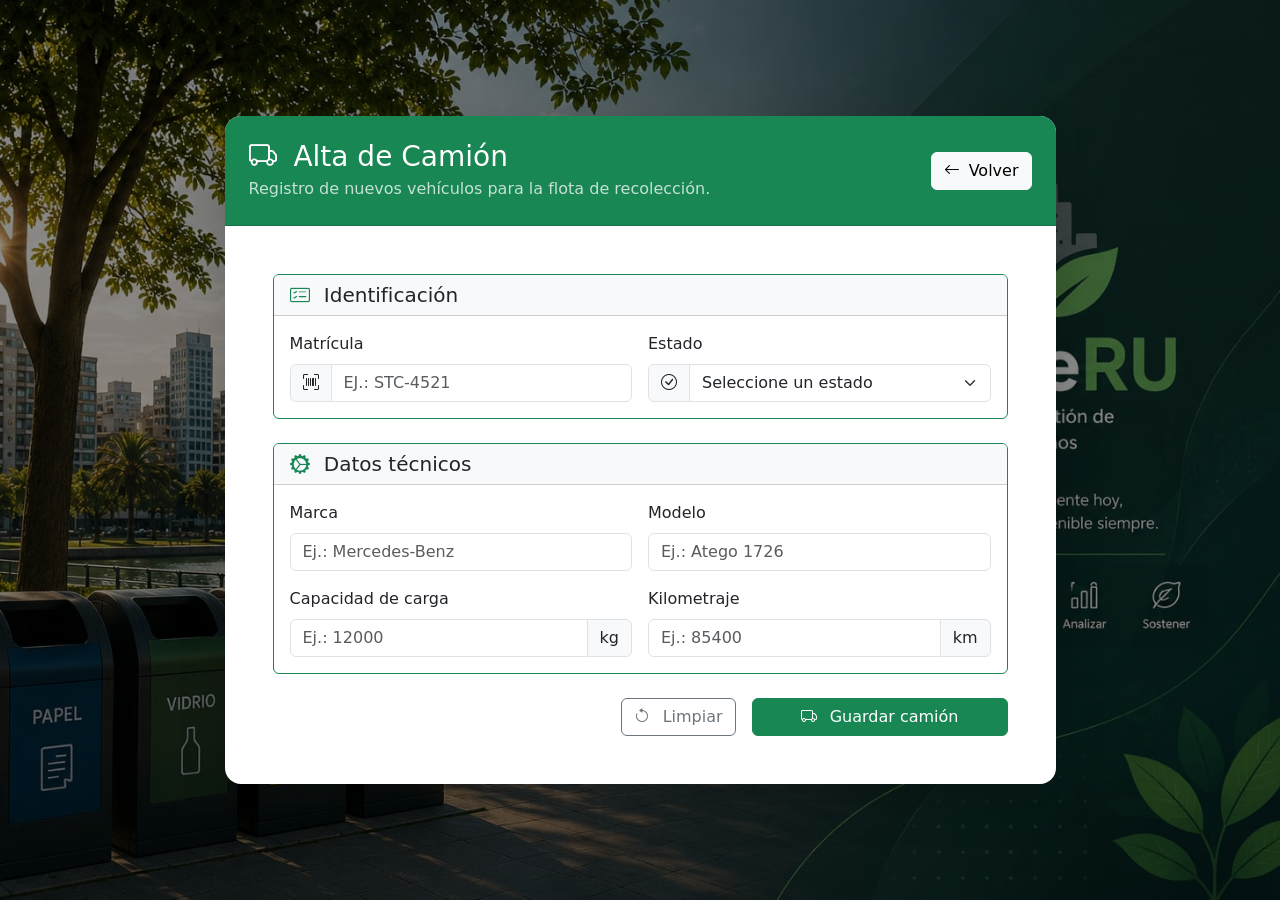
<file: frontend/altaCamiones.html>
<!doctype html>
<html lang="es">
<head>
    <meta charset="UTF-8">
    <meta name="viewport" content="width=device-width, initial-scale=1.0">
    <title>Alta de Camión - SiGeRU</title>
    <link href="https://cdn.jsdelivr.net/npm/bootstrap@5.3.8/dist/css/bootstrap.min.css" rel="stylesheet">
    <link rel="stylesheet" href="https://cdn.jsdelivr.net/npm/bootstrap-icons@1.11.3/font/bootstrap-icons.min.css">
    <link rel="stylesheet" href="css/stylesLogin.css">

</head>

<body class="login-body">
    <main class="container py-5">
        <div class="row justify-content-center">
            <div class="col-12 col-lg-10 col-xl-9">
                <div class="card shadow-lg border-0 rounded-4 overflow-hidden">

                    <!-- Encabezado -->
                    <div class="card-header bg-success text-white p-4">
                        <div class="d-flex justify-content-between align-items-center gap-3">
                            <div>
                                <h1 class="h3 mb-1">
                                    <i class="bi bi-truck me-2"></i>
                                    Alta de Camión
                                </h1>
                                <p class="mb-0 opacity-75">
                                    Registro de nuevos vehículos para la flota de
                                    recolección.
                                </p>
                            </div>

                            <a href="dashboard.html" class="btn btn-light flex-shrink-0">
                                <i class="bi bi-arrow-left me-1"></i>
                                Volver
                            </a>
                        </div>
                    </div>

                    <!-- Contenido -->
                    <div class="card-body p-4 p-md-5">
                        <form id="altaCamionForm" novalidate>

                            <!-- Identificación -->
                            <div class="card border-success mb-4">
                                <div class="card-header bg-light">
                                    <h2 class="h5 mb-0">
                                        <i class="bi bi-card-checklist text-success me-2"></i>
                                        Identificación
                                    </h2>
                                </div>

                                <div class="card-body">
                                    <div class="row g-3">

                                        <!-- Matrícula -->
                                        <div class="col-md-6">
                                            <label for="matricula" class="form-label">
                                                Matrícula
                                            </label>
                                            <div class="input-group has-validation">
                                                <span class="input-group-text">
                                                    <i class="bi bi-upc-scan"></i>
                                                </span>
                                                <input type="text" class="form-control text-uppercase" id="matricula"
                                                    name="matricula" placeholder="Ej.: STC-4521" minlength="5"
                                                    maxlength="10" autocomplete="off" required>
                                                <div class="invalid-feedback">
                                                    Ingrese una matrícula válida.
                                                </div>
                                            </div>
                                        </div>

                                        <!-- Estado -->
                                        <div class="col-md-6">
                                            <label for="estado" class="form-label">
                                                Estado
                                            </label>

                                            <div class="input-group has-validation">
                                                <span class="input-group-text">
                                                    <i class="bi bi-check-circle"></i>
                                                </span>

                                                <select class="form-select" id="estado" name="estado" required>
                                                    <option value="" selected disabled>
                                                        Seleccione un estado
                                                    </option>

                                                    <option value="Disponible">
                                                        Disponible
                                                    </option>

                                                    <option value="En ruta">
                                                        En ruta
                                                    </option>

                                                    <option value="En mantenimiento">
                                                        En mantenimiento
                                                    </option>

                                                    <option value="Inactivo">
                                                        Inactivo
                                                    </option>
                                                </select>

                                                <div class="invalid-feedback">
                                                    Seleccione el estado del camión.
                                                </div>
                                            </div>
                                        </div>
                                    </div>
                                </div>
                            </div>

                            <!-- Datos técnicos -->
                            <div class="card border-success mb-4">
                                <div class="card-header bg-light">
                                    <h2 class="h5 mb-0">
                                        <i class="bi bi-gear-wide-connected text-success me-2"></i>
                                        Datos técnicos
                                    </h2>

                                </div>
                                <div class="card-body">
                                    <div class="row g-3">

                                        <!-- Marca -->
                                        <div class="col-md-6">
                                            <label for="marca" class="form-label">
                                                Marca
                                            </label>

                                            <input type="text" class="form-control" id="marca" name="marca"
                                                placeholder="Ej.: Mercedes-Benz" minlength="2" maxlength="50"
                                                autocomplete="off" required>
                                            <div class="invalid-feedback">
                                                Ingrese la marca del camión.
                                            </div>
                                        </div>

                                        <!-- Modelo -->
                                        <div class="col-md-6">
                                            <label for="modelo" class="form-label">
                                                Modelo
                                            </label>

                                            <input type="text" class="form-control" id="modelo" name="modelo"
                                                placeholder="Ej.: Atego 1726" maxlength="50" autocomplete="off"
                                                required>
                                            <div class="invalid-feedback">
                                                Ingrese el modelo del camión.
                                            </div>
                                        </div>

                                        <!-- Capacidad de carga -->
                                        <div class="col-md-6">
                                            <label for="capacidadCarga" class="form-label">
                                                Capacidad de carga
                                            </label>

                                            <div class="input-group has-validation">
                                                <input type="number" class="form-control" id="capacidadCarga"
                                                    name="capacidadCarga" placeholder="Ej.: 12000" min="1" step="1"
                                                    required>
                                                <span class="input-group-text">
                                                    kg
                                                </span>

                                                <div class="invalid-feedback">
                                                    Ingrese una capacidad mayor que cero.
                                                </div>
                                            </div>
                                        </div>

                                        <!-- Kilometraje -->
                                        <div class="col-md-6">
                                            <label for="kilometraje" class="form-label">
                                                Kilometraje
                                            </label>

                                            <div class="input-group has-validation">
                                                <input type="number" class="form-control" id="kilometraje"
                                                    name="kilometraje" placeholder="Ej.: 85400" min="0" step="1"
                                                    required>
                                                <span class="input-group-text">
                                                    km
                                                </span>

                                                <div class="invalid-feedback">
                                                    Ingrese un kilometraje válido.
                                                </div>
                                            </div>
                                        </div>
                                    </div>
                                </div>
                            </div>

                            <!-- Mensaje de respuesta -->
                            <div id="mensajeCamion" class="alert d-none" role="alert">
                            </div>

                            <!-- Botones -->
                            <div class="d-flex justify-content-end flex-wrap gap-3">
                                <button type="reset" class="btn btn-outline-secondary" id="btnLimpiarCamion">
                                    <i class="bi bi-arrow-counterclockwise me-2"></i>
                                    Limpiar
                                </button>

                                <button type="submit" class="btn btn-success px-5" id="btnGuardarCamion">
                                    <i class="bi bi-truck me-2"></i>
                                    Guardar camión
                                </button>
                            </div>
                        </form>
                    </div>
                </div>
            </div>
        </div>
    </main>

    <script src="https://cdn.jsdelivr.net/npm/bootstrap@5.3.8/dist/js/bootstrap.bundle.min.js"></script>
    <script src="js/altaCamiones.js?v=1"></script>

</body>

</html>
</file>
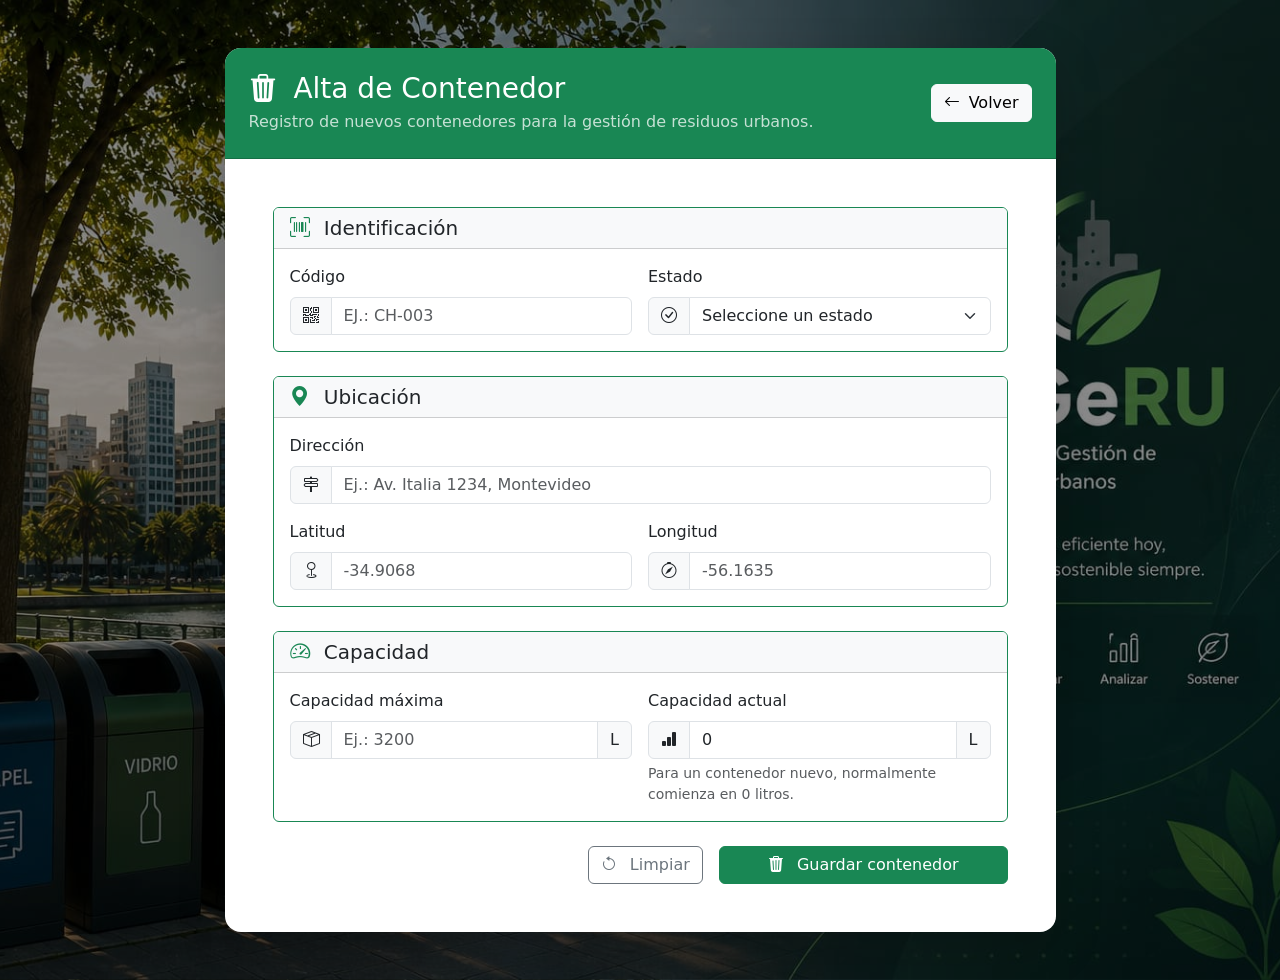
<file: frontend/altaContenedor.html>
<!DOCTYPE html>
<html lang="es">

<head>

    <meta charset="UTF-8">
    <meta name="viewport" content="width=device-width, initial-scale=1.0">
    <title>Alta de Contenedor - SiGeRU</title>
    <link href="https://cdn.jsdelivr.net/npm/bootstrap@5.3.8/dist/css/bootstrap.min.css" rel="stylesheet">
    <link rel="stylesheet" href="https://cdn.jsdelivr.net/npm/bootstrap-icons@1.11.3/font/bootstrap-icons.min.css">
    <link rel="stylesheet" href="css/stylesLogin.css">

</head>

<body class="login-body">
    <main class="container py-5">
        <div class="row justify-content-center">
            <div class="col-12 col-lg-10 col-xl-9">
                <div class="card shadow-lg border-0 rounded-4 overflow-hidden">

                    <!-- Encabezado -->
                    <div class="card-header bg-success text-white p-4">
                        <div class="d-flex justify-content-between align-items-center gap-3">

                            <div>
                                <h1 class="h3 mb-1">
                                    <i class="bi bi-trash3-fill me-2"></i>
                                    Alta de Contenedor
                                </h1>

                                <p class="mb-0 opacity-75">
                                    Registro de nuevos contenedores para la
                                    gestión de residuos urbanos.
                                </p>
                            </div>

                            <a href="dashboard.html" class="btn btn-light flex-shrink-0">
                                <i class="bi bi-arrow-left me-1"></i>
                                Volver
                            </a>
                        </div>
                    </div>

                    <!-- Contenido -->
                    <div class="card-body p-4 p-md-5">
                        <form id="formAltaContenedor" novalidate>

                            <!-- Identificación -->
                            <div class="card border-success mb-4">
                                <div class="card-header bg-light">
                                    <h2 class="h5 mb-0">
                                        <i class="bi bi-upc-scan text-success me-2"></i>
                                        Identificación
                                    </h2>
                                </div>

                                <div class="card-body">
                                    <div class="row g-3">

                                        <!-- Código -->
                                        <div class="col-md-6">
                                            <label for="codigo" class="form-label">
                                                Código
                                            </label>

                                            <div class="input-group has-validation">
                                                <span class="input-group-text">
                                                    <i class="bi bi-qr-code"></i>
                                                </span>

                                                <input type="text" id="codigo" name="codigo"
                                                    class="form-control text-uppercase" placeholder="Ej.: CH-003"
                                                    maxlength="20" autocomplete="off" required>
                                                <div class="invalid-feedback">
                                                    Ingrese el código del contenedor.
                                                </div>
                                            </div>
                                        </div>

                                        <!-- Estado -->
                                        <div class="col-md-6">
                                            <label for="estado" class="form-label">
                                                Estado
                                            </label>

                                            <div class="input-group has-validation">
                                                <span class="input-group-text">
                                                    <i class="bi bi-check-circle"></i>
                                                </span>

                                                <select id="estado" name="estado" class="form-select" required>
                                                    <option value="" selected disabled>
                                                        Seleccione un estado
                                                    </option>

                                                    <option value="Activo">
                                                        Activo
                                                    </option>
                                                    <option value="Inactivo">
                                                        Inactivo
                                                    </option>

                                                    <option value="En mantenimiento">
                                                        En mantenimiento
                                                    </option>
                                                </select>

                                                <div class="invalid-feedback">
                                                    Seleccione el estado del contenedor.
                                                </div>
                                            </div>
                                        </div>
                                    </div>
                                </div>
                            </div>

                            <!-- Ubicación -->
                            <div class="card border-success mb-4">
                                <div class="card-header bg-light">
                                    <h2 class="h5 mb-0">
                                        <i class="bi bi-geo-alt-fill text-success me-2"></i>
                                        Ubicación
                                    </h2>
                                </div>

                                <div class="card-body">
                                    <div class="row g-3">

                                        <!-- Dirección -->
                                        <div class="col-12">
                                            <label for="direccion" class="form-label">
                                                Dirección
                                            </label>

                                            <div class="input-group has-validation">
                                                <span class="input-group-text">
                                                    <i class="bi bi-signpost-2"></i>
                                                </span>
                                                <input type="text" id="direccion" name="direccion" class="form-control"
                                                    placeholder="Ej.: Av. Italia 1234, Montevideo" maxlength="150"
                                                    autocomplete="off" required>
                                                <div class="invalid-feedback">
                                                    Ingrese la ubicación del contenedor.
                                                </div>
                                            </div>
                                        </div>

                                        <!-- Latitud -->
                                        <div class="col-md-6">
                                            <label for="latitud" class="form-label">
                                                Latitud
                                            </label>

                                            <div class="input-group has-validation">
                                                <span class="input-group-text">
                                                    <i class="bi bi-geo"></i>
                                                </span>
                                                <input type="number" id="latitud" name="latitud" class="form-control"
                                                    placeholder="-34.9068" min="-90" max="90" step="any" required>
                                                <div class="invalid-feedback">
                                                    Ingrese una latitud entre -90 y 90.
                                                </div>
                                            </div>
                                        </div>

                                        <!-- Longitud -->
                                        <div class="col-md-6">
                                            <label for="longitud" class="form-label">
                                                Longitud
                                            </label>
                                            <div class="input-group has-validation">
                                                <span class="input-group-text">
                                                    <i class="bi bi-compass"></i>
                                                </span>

                                                <input type="number" id="longitud" name="longitud" class="form-control"
                                                    placeholder="-56.1635" min="-180" max="180" step="any" required>
                                                <div class="invalid-feedback">
                                                    Ingrese una longitud entre -180 y 180.
                                                </div>
                                            </div>
                                        </div>
                                    </div>
                                </div>
                            </div>

                            <!-- Capacidad -->
                            <div class="card border-success mb-4">
                                <div class="card-header bg-light">
                                    <h2 class="h5 mb-0">
                                        <i class="bi bi-speedometer2 text-success me-2"></i>
                                        Capacidad
                                    </h2>
                                </div>

                                <div class="card-body">

                                    <div class="row g-3">

                                        <!-- Capacidad máxima -->
                                        <div class="col-md-6">
                                            <label for="capacidadMaxima" class="form-label">
                                                Capacidad máxima
                                            </label>
                                            <div class="input-group has-validation">
                                                <span class="input-group-text">
                                                    <i class="bi bi-box-seam"></i>
                                                </span>
                                                <input type="number" id="capacidadMaxima" name="capacidadMaxima"
                                                    class="form-control" placeholder="Ej.: 3200" min="1" step="1"
                                                    required>
                                                <span class="input-group-text">
                                                    L
                                                </span>

                                                <div class="invalid-feedback">
                                                    Ingrese una capacidad mayor que cero.
                                                </div>
                                            </div>
                                        </div>

                                        <!-- Capacidad actual -->
                                        <div class="col-md-6">
                                            <label for="capacidadActual" class="form-label">
                                                Capacidad actual
                                            </label>

                                            <div class="input-group has-validation">
                                                <span class="input-group-text">
                                                    <i class="bi bi-bar-chart-fill"></i>
                                                </span>
                                                <input type="number" id="capacidadActual" name="capacidadActual"
                                                    class="form-control" value="0" min="0" step="1" readonly>

                                                <span class="input-group-text">
                                                    L
                                                </span>
                                                <div class="invalid-feedback">
                                                    Ingrese una capacidad actual válida.
                                                </div>
                                            </div>

                                            <div class="form-text">
                                                Para un contenedor nuevo, normalmente
                                                comienza en 0 litros.
                                            </div>
                                        </div>
                                    </div>
                                </div>
                            </div>

                            <!-- Mensaje de respuesta -->
                            <div id="mensajeContenedor" class="alert d-none" role="alert">
                            </div>

                            <!-- Botones -->
                            <div class="d-flex justify-content-end flex-wrap gap-3">
                                <button type="reset" id="btnLimpiarContenedor" class="btn btn-outline-secondary">
                                    <i class="bi bi-arrow-counterclockwise me-2"></i>
                                    Limpiar
                                </button>

                                <button type="submit" id="btnGuardarContenedor" class="btn btn-success px-5">
                                    <i class="bi bi-trash3-fill me-2"></i>
                                    Guardar contenedor
                                </button>
                            </div>
                        </form>
                    </div>
                </div>
            </div>
        </div>
    </main>

    <script src="https://cdn.jsdelivr.net/npm/bootstrap@5.3.8/dist/js/bootstrap.bundle.min.js"></script>
    <script src="js/altaContenedor.js?v=1"></script>
</body>

</html>
</file>
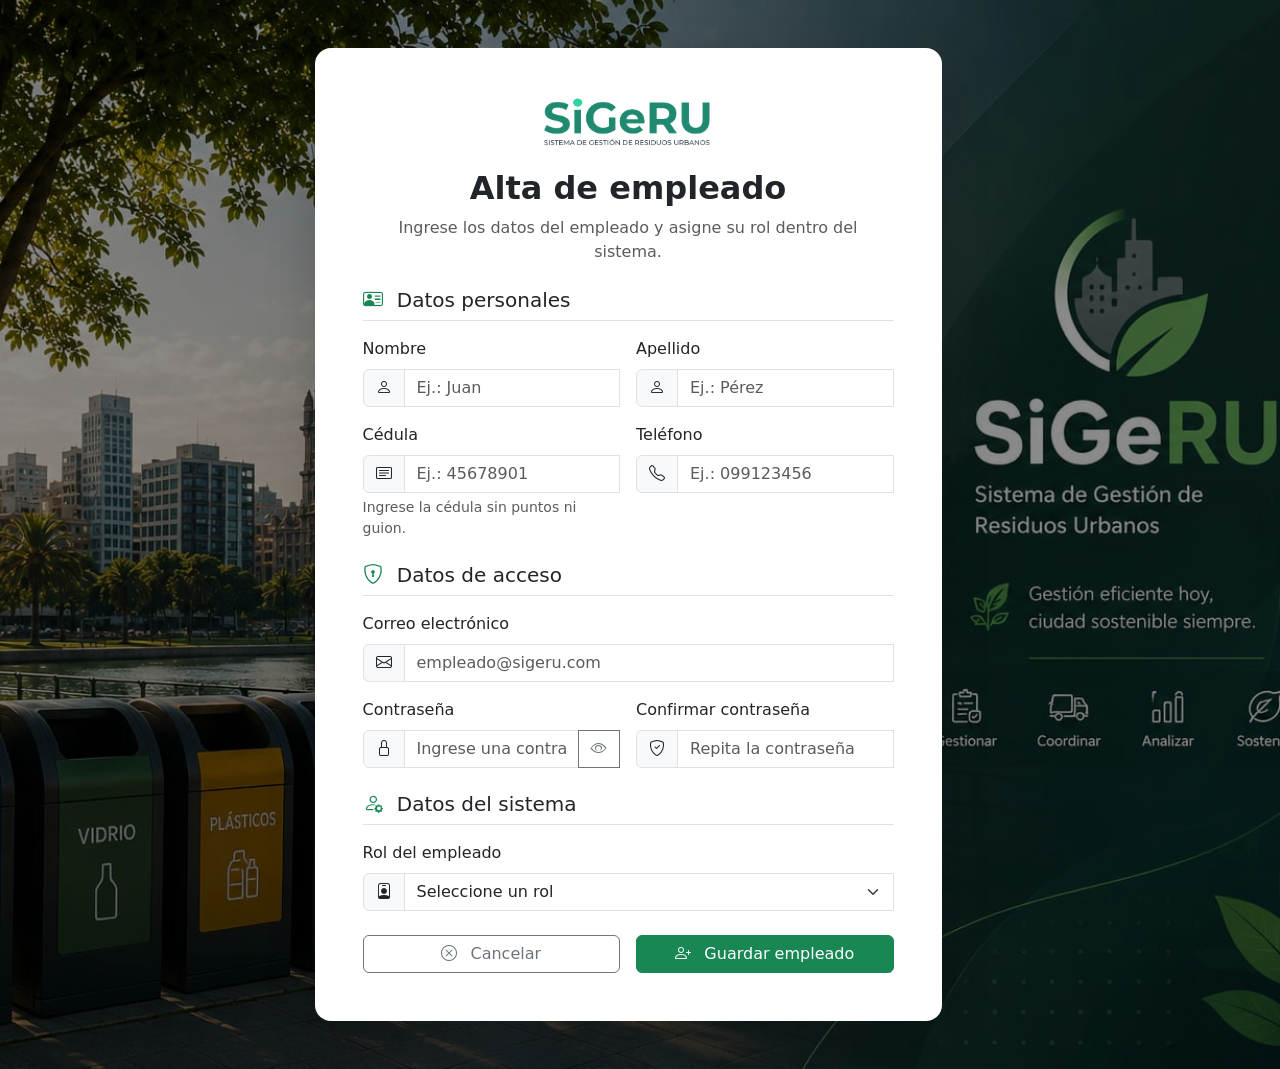
<file: frontend/altaUsuario.html>
<!doctype html>
<html lang="es">

<head>
    <meta charset="UTF-8">
    <meta name="viewport" content="width=device-width, initial-scale=1.0">
    <title>Alta de empleado - SiGeRU</title>
    <link href="https://cdn.jsdelivr.net/npm/bootstrap@5.3.8/dist/css/bootstrap.min.css" rel="stylesheet">
    <link rel="stylesheet" href="https://cdn.jsdelivr.net/npm/bootstrap-icons@1.11.3/font/bootstrap-icons.min.css">
    <link rel="stylesheet" href="css/stylesLogin.css">
</head>

<body class="login-body">
    <main class="container min-vh-100 d-flex align-items-center py-5">
        <div class="row justify-content-center w-100">
            <div class="col-12 col-md-10 col-lg-8 col-xl-7">
                <div class="card border-0 shadow-lg rounded-4">
                    <div class="card-body p-4 p-md-5">

                        <!-- Encabezado -->
                        <div class="text-center mb-4">
                            <img src="assets/images/SiGeRU.png" alt="Logo de SiGeRU" class="img-fluid mb-3"
                                style="max-width: 170px;">
                            <h1 class="h2 fw-bold mb-2">
                                Alta de empleado
                            </h1>
                            <p class="text-muted mb-0">
                                Ingrese los datos del empleado y asigne su rol dentro del sistema.
                            </p>
                        </div>

                        <!-- Formulario -->
                        <form id="registroUForm" novalidate>
                            
                            <!-- Datos personales -->
                            <h2 class="h5 border-bottom pb-2 mb-3">
                                <i class="bi bi-person-vcard me-2 text-success"></i>
                                Datos personales
                            </h2>

                            <div class="row g-3">

                                <!-- Nombre -->
                                <div class="col-md-6">

                                    <label for="nombre" class="form-label">

                                        Nombre
                                    </label>

                                    <div class="input-group">

                                        <span class="input-group-text">
                                            <i class="bi bi-person"></i>
                                        </span>

                                        <input type="text" class="form-control" id="nombre" name="nombre"
                                            placeholder="Ej.: Juan" maxlength="50" autocomplete="given-name" required>

                                        <div class="invalid-feedback">
                                            Ingrese el nombre del empleado.
                                        </div>

                                    </div>

                                </div>

                                <!-- Apellido -->
                                <div class="col-md-6">

                                    <label for="apellido" class="form-label">

                                        Apellido
                                    </label>

                                    <div class="input-group">

                                        <span class="input-group-text">
                                            <i class="bi bi-person"></i>
                                        </span>

                                        <input type="text" class="form-control" id="apellido" name="apellido"
                                            placeholder="Ej.: Pérez" maxlength="50" autocomplete="family-name" required>

                                        <div class="invalid-feedback">
                                            Ingrese el apellido del empleado.
                                        </div>

                                    </div>

                                </div>

                                <!-- Cédula -->
                                <div class="col-md-6">

                                    <label for="cedula" class="form-label">

                                        Cédula
                                    </label>

                                    <div class="input-group">

                                        <span class="input-group-text">
                                            <i class="bi bi-card-text"></i>
                                        </span>

                                        <input type="text" class="form-control" id="cedula" name="cedula"
                                            placeholder="Ej.: 45678901" inputmode="numeric" minlength="7" maxlength="8"
                                            autocomplete="off" required>

                                        <div class="invalid-feedback">
                                            Ingrese una cédula válida.
                                        </div>

                                    </div>

                                    <div class="form-text">
                                        Ingrese la cédula sin puntos ni guion.
                                    </div>

                                </div>

                                <!-- Teléfono -->
                                <div class="col-md-6">

                                    <label for="telefono" class="form-label">

                                        Teléfono
                                    </label>

                                    <div class="input-group">

                                        <span class="input-group-text">
                                            <i class="bi bi-telephone"></i>
                                        </span>

                                        <input type="tel" class="form-control" id="telefono" name="telefono"
                                            placeholder="Ej.: 099123456" inputmode="numeric" maxlength="9"
                                            autocomplete="tel" required>

                                        <div class="invalid-feedback">
                                            Ingrese el teléfono del empleado.
                                        </div>

                                    </div>

                                </div>

                            </div>

                            <!-- Datos de acceso -->
                            <h2 class="h5 border-bottom pb-2 mt-4 mb-3">
                                <i class="bi bi-shield-lock me-2 text-success"></i>
                                Datos de acceso
                            </h2>

                            <div class="row g-3">

                                <!-- Correo -->
                                <div class="col-12">

                                    <label for="correo" class="form-label">

                                        Correo electrónico
                                    </label>

                                    <div class="input-group">

                                        <span class="input-group-text">
                                            <i class="bi bi-envelope"></i>
                                        </span>

                                        <input type="email" class="form-control" id="correo" name="correo"
                                            placeholder="empleado@sigeru.com" maxlength="100" autocomplete="email"
                                            required>

                                        <div class="invalid-feedback">
                                            Ingrese un correo electrónico válido.
                                        </div>

                                    </div>

                                </div>

                                <!-- Contraseña -->
                                <div class="col-md-6">

                                    <label for="contrasena" class="form-label">

                                        Contraseña
                                    </label>

                                    <div class="input-group">

                                        <span class="input-group-text">
                                            <i class="bi bi-lock"></i>
                                        </span>

                                        <input type="password" class="form-control" id="contrasena" name="contrasena"
                                            placeholder="Ingrese una contraseña" minlength="6"
                                            autocomplete="new-password" required>

                                        <button type="button" class="btn btn-outline-secondary"
                                            id="btnMostrarContrasena" aria-label="Mostrar contraseña">

                                            <i class="bi bi-eye" id="iconoContrasena">
                                            </i>

                                        </button>

                                        <div class="invalid-feedback">
                                            La contraseña debe tener al menos 6 caracteres.
                                        </div>

                                    </div>

                                </div>

                                <!-- Confirmar contraseña -->
                                <div class="col-md-6">

                                    <label for="confirmarContrasena" class="form-label">

                                        Confirmar contraseña
                                    </label>

                                    <div class="input-group">

                                        <span class="input-group-text">
                                            <i class="bi bi-shield-check"></i>
                                        </span>

                                        <input type="password" class="form-control" id="confirmarContrasena"
                                            name="confirmarContrasena" placeholder="Repita la contraseña" minlength="6"
                                            autocomplete="new-password" required>

                                        <div class="invalid-feedback">
                                            Repita la contraseña.
                                        </div>

                                    </div>

                                </div>

                            </div>

                            <!-- Datos del sistema -->
                            <h2 class="h5 border-bottom pb-2 mt-4 mb-3">
                                <i class="bi bi-person-gear me-2 text-success"></i>
                                Datos del sistema
                            </h2>

                            <div class="row g-3">

                                <!-- Rol -->
                                <div class="col-12">

                                    <label for="idRol" class="form-label">

                                        Rol del empleado
                                    </label>

                                    <div class="input-group">

                                        <span class="input-group-text">
                                            <i class="bi bi-person-badge"></i>
                                        </span>

                                        <select class="form-select" id="idRol" name="rol" required>

                                            <option value="" selected disabled>
                                                Seleccione un rol
                                            </option>

                                            <option value="Administrador">
                                                Administrador
                                            </option>

                                            <option value="Operario">
                                                Operario
                                            </option>

                                            <option value="Cuadrilla">
                                                Cuadrilla
                                            </option>

                                        </select>

                                        <div class="invalid-feedback">
                                            Seleccione el rol del empleado.
                                        </div>

                                    </div>

                                </div>

                            </div>

                            <!-- Mensaje de respuesta -->
                            <div id="mensajeRegistro" class="alert d-none mt-4" role="alert">
                            </div>

                            <!-- Botones -->
                            <div class="row g-3 mt-2">

                                <div class="col-md-6">

                                    <a href="dashboard.html" class="btn btn-outline-secondary w-100">

                                        <i class="bi bi-x-circle me-2"></i>
                                        Cancelar

                                    </a>

                                </div>

                                <div class="col-md-6">

                                    <button type="submit" class="btn btn-success w-100" id="btnGuardarEmpleado">

                                        <i class="bi bi-person-plus me-2"></i>
                                        Guardar empleado

                                    </button>

                                </div>

                            </div>

                        </form>

                    </div>

                </div>

            </div>

        </div>

    </main>

    <script src="js/altaUsuario.js?v=2"></script>

</body>

</html>
</file>
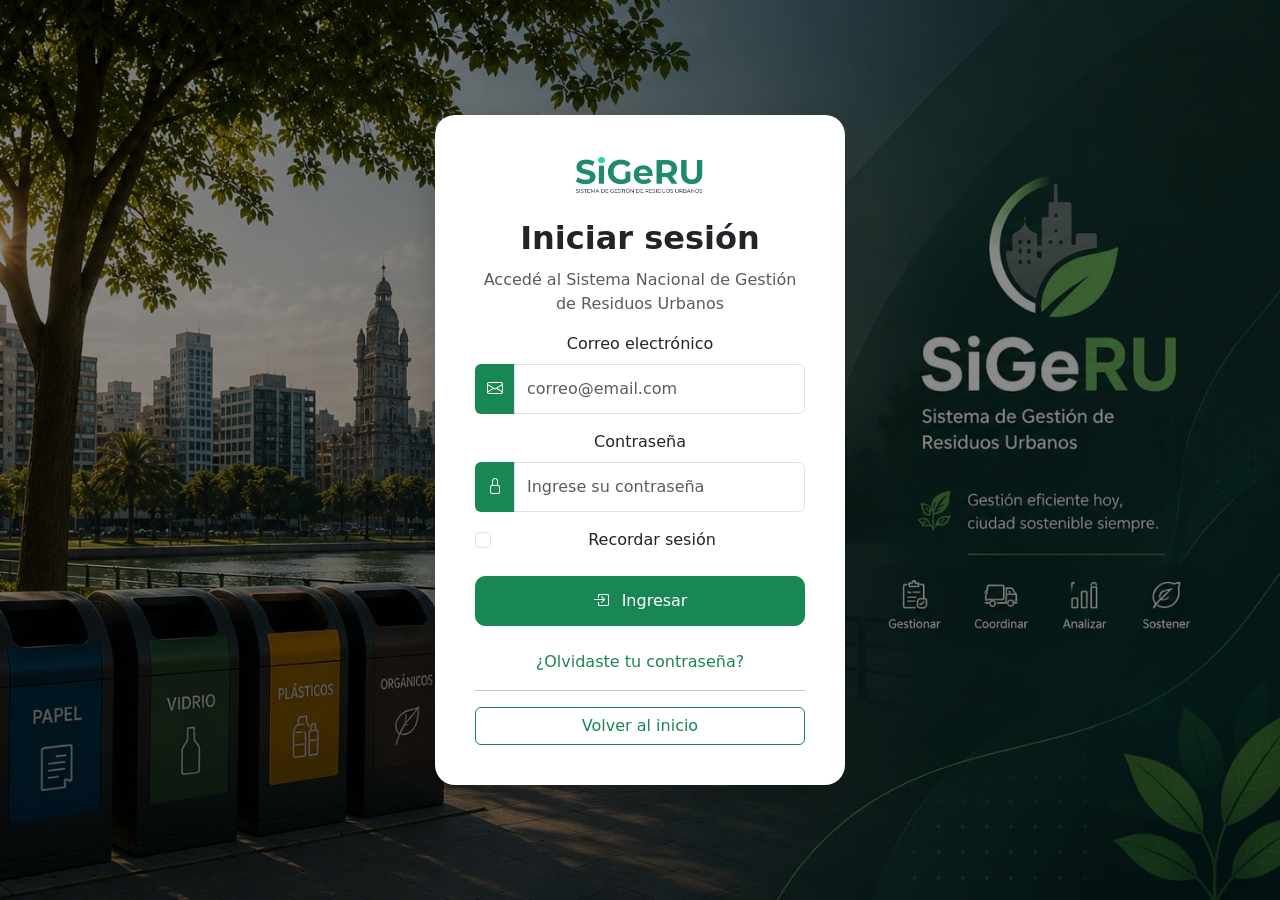
<file: frontend/dashboard.html>
<!doctype html>
<html lang="es">

<head>
    <meta charset="UTF-8">
    <meta name="viewport" content="width=device-width, initial-scale=1.0">
    <title>Panel de administración - SiGeRU</title>
    <link href="https://cdn.jsdelivr.net/npm/bootstrap@5.3.8/dist/css/bootstrap.min.css" rel="stylesheet">
    <link rel="stylesheet" href="https://cdn.jsdelivr.net/npm/bootstrap-icons@1.11.3/font/bootstrap-icons.min.css">
    <link rel="stylesheet" href="css/dashboard.css">
</head>

<body>

    <div class="d-flex min-vh-100">
        <!-- Barra lateral -->
        <aside id="sidebar" class="sidebar text-white d-flex flex-column p-4">

            <!-- Logo de la empresa -->
            <div class="text-center border-bottom border-light border-opacity-25 pb-4 mb-4">
                <img src="assets/images/SiGeRU.png" alt="Logo de SiGeRU" class="logo-dashboard mb-3">
                <h1 class="h3 fw-bold mb-1">
                    SiGeRU
                </h1>
                <p class="small text-white-50 mb-0">
                    Sistema de Gestión de Residuos Urbanos
                </p>
            </div>

            <!-- Menú -->
            <nav class="nav nav-pills flex-column gap-2">

                <!-- Inicio -->
                <a href="dashboard.html" class="nav-link menu-link active" aria-current="page">
                    <i class="bi bi-house-door me-2"></i>
                    Inicio
                </a>

                <!-- Gestión de usuarios -->
                <button class="nav-link menu-link boton-submenu text-start" type="button" data-bs-toggle="collapse"
                    data-bs-target="#submenuUsuarios" aria-expanded="false" aria-controls="submenuUsuarios">
                    <span>
                        <i class="bi bi-people me-2"></i>
                        Gestión de usuarios
                    </span>
                    <i class="bi bi-chevron-down flecha-submenu"></i>
                </button>

                <div id="submenuUsuarios" class="collapse submenu">
                    <a href="altaUsuario.html" class="nav-link submenu-link">
                        <i class="bi bi-person-plus me-2"></i>
                        Alta de usuario
                    </a>
                    <a href="listarUsuarios.html" class="nav-link submenu-link">
                        <i class="bi bi-search me-2"></i>
                        Consultar usuarios
                    </a>
                    <a href="#" class="nav-link submenu-link disabled" aria-disabled="true">
                        <i class="bi bi-pencil-square me-2"></i>
                        Modificar usuario
                    </a>
                    <a href="#" class="nav-link submenu-link disabled" aria-disabled="true">
                        <i class="bi bi-person-x me-2"></i>
                        Baja de usuario
                    </a>
                </div>

                <!-- Gestión de lass incidencias -->
                <button class="nav-link menu-link boton-submenu text-start" type="button" data-bs-toggle="collapse"
                    data-bs-target="#submenuIncidencias" aria-expanded="false" aria-controls="submenuIncidencias">
                    <span>
                        <i class="bi bi-exclamation-triangle me-2"></i>
                        Gestión de incidencias
                    </span>
                    <i class="bi bi-chevron-down flecha-submenu"></i>
                </button>

                <div id="submenuIncidencias" class="collapse submenu">
                    <a href="#" class="nav-link submenu-link disabled">
                        <i class="bi bi-plus-circle me-2"></i>
                        Alta de incidencia
                    </a>
                    <a href="#" class="nav-link submenu-link disabled">
                        <i class="bi bi-search me-2"></i>
                        Consultar incidencias
                    </a>
                    <a href="#" class="nav-link submenu-link disabled">
                        <i class="bi bi-pencil-square me-2"></i>
                        Modificar incidencia
                    </a>
                    <a href="#" class="nav-link submenu-link disabled">
                        <i class="bi bi-x-circle me-2"></i>
                        Baja de incidencia
                    </a>
                </div>

                <!-- Gestión de contenedores -->
                <button class="nav-link menu-link boton-submenu text-start" type="button" data-bs-toggle="collapse"
                    data-bs-target="#submenuContenedores" aria-expanded="false" aria-controls="submenuContenedores">
                    <span>
                        <i class="bi bi-trash3 me-2"></i>
                        Gestión de contenedores
                    </span>
                    <i class="bi bi-chevron-down flecha-submenu"></i>
                </button>
                <div id="submenuContenedores" class="collapse submenu">

                    <a href="altaContenedor.html" class="nav-link submenu-link">
                        <i class="bi bi-plus-circle me-2"></i>
                        Alta de contenedor
                    </a>

                    <a href="listadoContenedores.html" class="nav-link submenu-link">
                        <i class="bi bi-search me-2"></i>
                        Consultar contenedores
                    </a>

                    <a href="#" class="nav-link submenu-link disabled" aria-disabled="true">
                        <i class="bi bi-pencil-square me-2"></i>
                        Modificar contenedor
                    </a>

                    <a href="#" class="nav-link submenu-link disabled" aria-disabled="true">
                        <i class="bi bi-x-circle me-2"></i>
                        Baja de contenedor
                    </a>

                </div>

                <!-- Gestión de camiones -->
                <button class="nav-link menu-link boton-submenu text-start" type="button" data-bs-toggle="collapse"
                    data-bs-target="#submenuCamiones" aria-expanded="false" aria-controls="submenuCamiones">
                    <span>
                        <i class="bi bi-truck me-2"></i>
                        Gestión de camiones
                    </span>
                    <i class="bi bi-chevron-down flecha-submenu"></i>
                </button>

                <div id="submenuCamiones" class="collapse submenu">
                    <a href="altaCamiones.html" class="nav-link submenu-link">
                        <i class="bi bi-plus-circle me-2"></i>
                        Alta de camión
                    </a>
                    <a href="listadoCamiones.html" class="nav-link submenu-link">
                        <i class="bi bi-search me-2"></i>
                        Consultar camiones
                    </a>
                    <a href="#" class="nav-link submenu-link disabled">
                        <i class="bi bi-pencil-square me-2"></i>
                        Modificar camión
                    </a>
                    <a href="#" class="nav-link submenu-link disabled">
                        <i class="bi bi-x-circle me-2"></i>
                        Baja de camión
                    </a>
                </div>

                <!-- Gestión de rutas -->
                <button class="nav-link menu-link boton-submenu text-start" type="button" data-bs-toggle="collapse"
                    data-bs-target="#submenuRutas" aria-expanded="false" aria-controls="submenuRutas">
                    <span>
                        <i class="bi bi-geo-alt me-2"></i>
                        Gestión de rutas
                    </span>
                    <i class="bi bi-chevron-down flecha-submenu"></i>
                </button>
                <div id="submenuRutas" class="collapse submenu">
                    <a href="#" class="nav-link submenu-link disabled">
                        <i class="bi bi-plus-circle me-2"></i>
                        Alta de ruta
                    </a>
                    <a href="#" class="nav-link submenu-link disabled">
                        <i class="bi bi-search me-2"></i>
                        Consultar rutas
                    </a>
                    <a href="#" class="nav-link submenu-link disabled">
                        <i class="bi bi-pencil-square me-2"></i>
                        Modificar ruta
                    </a>
                    <a href="#" class="nav-link submenu-link disabled">
                        <i class="bi bi-x-circle me-2"></i>
                        Baja de ruta
                    </a>
                </div>

                <!-- Gestión de noticias -->
                <button class="nav-link menu-link boton-submenu text-start" type="button" data-bs-toggle="collapse"
                    data-bs-target="#submenuNoticias" aria-expanded="false" aria-controls="submenuNoticias">
                    <span>
                        <i class="bi bi-newspaper me-2"></i>
                        Gestión de noticias
                    </span>
                    <i class="bi bi-chevron-down flecha-submenu"></i>
                </button>
                <div id="submenuNoticias" class="collapse submenu">
                    <a href="#" class="nav-link submenu-link disabled">
                        <i class="bi bi-plus-circle me-2"></i>
                        Alta de noticia
                    </a>
                    <a href="#" class="nav-link submenu-link disabled">
                        <i class="bi bi-search me-2"></i>
                        Consultar noticias
                    </a>
                    <a href="#" class="nav-link submenu-link disabled">
                        <i class="bi bi-pencil-square me-2"></i>
                        Modificar noticia
                    </a>
                    <a href="#" class="nav-link submenu-link disabled">
                        <i class="bi bi-x-circle me-2"></i>
                        Baja de noticia
                    </a>
                </div>
            </nav>

            <!-- Cerrar sesión -->
            <div class="mt-auto border-top border-light border-opacity-25 pt-4">
                <a href="login.html" id="btnCerrarSesion" class="nav-link menu-link cerrar-sesion">
                    <i class="bi bi-box-arrow-right me-2"></i>
                    Cerrar sesión
                </a>
            </div>
        </aside>

        <!-- Contenido -->
        <div class="flex-grow-1 contenido-dashboard">

            <!-- Encabezado -->
            <header class="bg-white border-bottom shadow-sm px-4 py-3">
                <div class="d-flex justify-content-between align-items-center gap-3">
                    <div class="d-flex align-items-center gap-3">

                        <!-- Botón menú móvil -->
                        <button id="btnMenu" class="btn btn-outline-success d-lg-none" type="button"
                            aria-label="Abrir menú">
                            <i class="bi bi-list fs-5"></i>
                        </button>
                        <div>
                            <h2 class="h4 fw-bold mb-1">
                                Panel de administración
                            </h2>
                            <p class="text-secondary small mb-0">
                                Sistema de Gestión de Residuos Urbanos
                            </p>
                        </div>
                    </div>

                    <!-- Información del usuario -->
                    <div class="d-flex align-items-center gap-3">
                        <button class="btn btn-light rounded-circle boton-notificaciones" type="button"
                            aria-label="Notificaciones">
                            <i class="bi bi-bell fs-5"></i>
                        </button>
                        <div class="d-none d-sm-flex align-items-center gap-3">
                            <div class="avatar-usuario d-flex align-items-center justify-content-center rounded-circle">
                                <i class="bi bi-person-fill fs-4"></i>
                            </div>
                            <div>
                                <strong id="nombreUsuario" class="d-block">
                                    Usuario
                                </strong>
                                <span id="rolUsuario" class="text-success small">
                                    Administrador
                                </span>
                            </div>
                        </div>
                    </div>
                </div>
            </header>

            <!-- Contenido principal del dashboard -->
            <main class="container-fluid p-4 p-lg-5">

                <!-- Mensaje de Bienvenida -->
                <section class="mb-4">

                    <h2 class="h3 fw-bold mb-2">
                        Bienvenido a SiGeRU
                    </h2>

                    <p class="text-secondary mb-0">
                        Acceda a los diferentes módulos del sistema desde este panel.
                    </p>

                </section>

                <!-- Tarjetas Para poder gestionar las distintas funciones del programa-->
                <section class="row g-4">

                    <!--  Tarjeta de Gestión de usuarios ABM -->
                    <div class="col-12 col-md-6 col-xl-4">
                        <article class="card h-100 border-0 shadow-sm rounded-4">
                            <div class="card-body d-flex flex-column p-4">
                                <div class="icono-modulo mb-3">
                                    <i class="bi bi-people"></i>
                                </div>
                                <h3 class="h5 fw-bold">
                                    Gestión de usuarios
                                </h3>
                                <p class="text-secondary">
                                    Registre, consulte y administre los usuarios del sistema.
                                </p>
                                <div class="row g-2 mt-auto">
                                    <div class="col-6">
                                        <a href="altaUsuario.html" class="btn btn-success w-100">
                                            <i class="bi bi-person-plus me-1"></i>
                                            Alta
                                        </a>
                                    </div>

                                    <div class="col-6">
                                        <a href="listadoUsuario.html" class="btn btn-outline-success w-100">
                                            <i class="bi bi-search me-1"></i>
                                            Consultar
                                        </a>
                                    </div>

                                    <div class="col-6">
                                        <a href="listadoUsuario.html" class="btn btn-outline-secondary w-100">
                                            <i class="bi bi-pencil-square me-1"></i>
                                            Modificar
                                        </a>
                                    </div>

                                    <div class="col-6">
                                        <a href="listadoUsuario.html" class="btn btn-outline-danger w-100">
                                            <i class="bi bi-person-x me-1"></i>
                                            Baja
                                        </a>
                                    </div>
                                </div>
                            </div>
                        </article>
                    </div>

                    <!-- Tarjeta de Gestión de incidencias  ABM todavia no tiene nada es un prototipado antes de la final cuando se agregen las funciones borro este es solo para acordarme-->
                    <div class="col-12 col-md-6 col-xl-4">
                        <article class="card h-100 border-0 shadow-sm rounded-4">
                            <div class="card-body d-flex flex-column p-4">
                                <div class="icono-modulo mb-3">
                                    <i class="bi bi-exclamation-triangle"></i>
                                </div>
                                <h3 class="h5 fw-bold">
                                    Gestión de incidencias
                                </h3>
                                <p class="text-secondary">
                                    Registre, consulte y gestione las incidencias reportadas.
                                </p>
                                <div class="row g-2 mt-auto">
                                    <div class="col-6">
                                        <button class="btn btn-success w-100" type="button" disabled>
                                            <i class="bi bi-plus-circle me-1"></i>
                                            Alta
                                        </button>
                                    </div>

                                    <div class="col-6">
                                        <button class="btn btn-outline-success w-100" type="button" disabled>
                                            <i class="bi bi-search me-1"></i>
                                            Consultar
                                        </button>
                                    </div>

                                    <div class="col-6">
                                        <button class="btn btn-outline-secondary w-100" type="button" disabled>
                                            <i class="bi bi-pencil-square me-1"></i>
                                            Modificar
                                        </button>
                                    </div>

                                    <div class="col-6">
                                        <button class="btn btn-outline-danger w-100" type="button" disabled>
                                            <i class="bi bi-x-circle me-1"></i>
                                            Baja
                                        </button>
                                    </div>
                                </div>
                            </div>
                        </article>
                    </div>

                    <!-- Tarjeta ABM todavia no tiene nada es un prototipado antes de la final cuando se agregen las funciones borro este es solo para acordarme-->
                    <div class="col-12 col-md-6 col-xl-4">
                        <article class="card h-100 border-0 shadow-sm rounded-4">
                            <div class="card-body d-flex flex-column p-4">
                                <div class="icono-modulo mb-3">
                                    <i class="bi bi-trash3"></i>
                                </div>
                                <h3 class="h5 fw-bold">
                                    Gestión de contenedores
                                </h3>
                                <p class="text-secondary">
                                    Registre, consulte y administre los contenedores.
                                </p>
                                
                                <div class="row g-2 mt-auto">

                                    <div class="col-6">
                                        <a href="altaContenedor.html" class="btn btn-success w-100">
                                            <i class="bi bi-plus-circle me-1"></i>
                                            Alta
                                        </a>
                                    </div>

                                    <div class="col-6">
                                        <a href="listadoContenedores.html" class="btn btn-outline-success w-100">
                                            <i class="bi bi-search me-1"></i>
                                            Consultar
                                        </a>
                                    </div>

                                    <div class="col-6">
                                        <button class="btn btn-outline-secondary w-100" type="button" disabled>
                                            <i class="bi bi-pencil-square me-1"></i>
                                            Modificar
                                        </button>
                                    </div>

                                    <div class="col-6">
                                        <button class="btn btn-outline-danger w-100" type="button" disabled>
                                            <i class="bi bi-x-circle me-1"></i>
                                            Baja
                                        </button>
                                    </div>
                                </div>
                            </div>
                        </article>
                    </div>

                    <!-- Tarjeta ABM todavia no tiene nada es un prototipado antes de la final cuando se agregen las funciones borro este es solo para acordarme-->
                    <div class="col-12 col-md-6 col-xl-4">
                        <article class="card h-100 border-0 shadow-sm rounded-4">
                            <div class="card-body d-flex flex-column p-4">
                                <div class="icono-modulo mb-3">
                                    <i class="bi bi-truck"></i>
                                </div>
                                <h3 class="h5 fw-bold">
                                    Gestión de camiones
                                </h3>
                                <p class="text-secondary">
                                    Registre, consulte y administre los camiones de recolección.
                                </p>

                                <div class="row g-2 mt-auto">
                                    <div class="col-6">
                                        <a href="altaCamiones.html" class="btn btn-success w-100">
                                            <i class="bi bi-plus-circle me-1"></i>
                                            Alta
                                        </a>
                                    </div>

                                    <div class="col-6">
                                        <a href="listadoCamiones.html" class="btn btn-outline-success w-100">
                                            <i class="bi bi-search me-1"></i>
                                            Consultar
                                        </a>
                                    </div>

                                    <div class="col-6">
                                        <button class="btn btn-outline-secondary w-100" type="button" disabled>
                                            <i class="bi bi-pencil-square me-1"></i>
                                            Modificar
                                        </button>
                                    </div>

                                    <div class="col-6">
                                        <button class="btn btn-outline-danger w-100" type="button" disabled>
                                            <i class="bi bi-x-circle me-1"></i>
                                            Baja
                                        </button>
                                    </div>
                                </div>
                            </div>
                        </article>
                    </div>

                    <!-- Tarjeta ABM todavia no tiene nada es un prototipado antes de la final cuando se agregen las funciones borro este es solo para acordarme-->
                    <div class="col-12 col-md-6 col-xl-4">
                        <article class="card h-100 border-0 shadow-sm rounded-4">
                            <div class="card-body d-flex flex-column p-4">
                                <div class="icono-modulo mb-3">
                                    <i class="bi bi-geo-alt"></i>
                                </div>
                                <h3 class="h5 fw-bold">
                                    Gestión de rutas
                                </h3>
                                <p class="text-secondary">
                                    Registre, consulte y organice las rutas de recolección.
                                </p>

                                <div class="row g-2 mt-auto">
                                    <div class="col-6">
                                        <button class="btn btn-success w-100" type="button" disabled>
                                            <i class="bi bi-plus-circle me-1"></i>
                                            Alta
                                        </button>
                                    </div>

                                    <div class="col-6">
                                        <button class="btn btn-outline-success w-100" type="button" disabled>
                                            <i class="bi bi-search me-1"></i>
                                            Consultar
                                        </button>
                                    </div>

                                    <div class="col-6">
                                        <button class="btn btn-outline-secondary w-100" type="button" disabled>
                                            <i class="bi bi-pencil-square me-1"></i>
                                            Modificar
                                        </button>
                                    </div>

                                    <div class="col-6">
                                        <button class="btn btn-outline-danger w-100" type="button" disabled>
                                            <i class="bi bi-x-circle me-1"></i>
                                            Baja
                                        </button>
                                    </div>
                                </div>
                            </div>
                        </article>
                    </div>

                    <!-- Tarjeta ABM todavia no tiene nada es un prototipado antes de la final cuando se agregen las funciones borro este es solo para acordarme-->
                    <div class="col-12 col-md-6 col-xl-4">
                        <article class="card h-100 border-0 shadow-sm rounded-4">
                            <div class="card-body d-flex flex-column p-4">
                                <div class="icono-modulo mb-3">
                                    <i class="bi bi-newspaper"></i>
                                </div>
                                <h3 class="h5 fw-bold">
                                    Gestión de noticias
                                </h3>
                                <p class="text-secondary">
                                    Registre, consulte y administre las noticias del sistema.
                                </p>

                                <div class="row g-2 mt-auto">

                                    <div class="col-6">

                                        <button class="btn btn-success w-100" type="button" disabled>
                                            <i class="bi bi-plus-circle me-1"></i>
                                            Alta
                                        </button>

                                    </div>

                                    <div class="col-6">
                                        <button class="btn btn-outline-success w-100" type="button" disabled>
                                            <i class="bi bi-search me-1"></i>
                                            Consultar
                                        </button>

                                    </div>
                                    <div class="col-6">
                                        <button class="btn btn-outline-secondary w-100" type="button" disabled>
                                            <i class="bi bi-pencil-square me-1"></i>
                                            Modificar
                                        </button>
                                    </div>
                                    <div class="col-6">
                                        <button class="btn btn-outline-danger w-100" type="button" disabled>
                                            <i class="bi bi-x-circle me-1"></i>
                                            Baja
                                        </button>
                                    </div>
                                </div>
                            </div>
                        </article>
                    </div>
                </section>

                <!-- Tarjeta informativa todavia no hace nada solo se ve bien para indicar que esta bajo remodelacion la dashboard-->
                <section class="mt-5">
                    <div class="alert alert-success border-0 shadow-sm rounded-4 mb-0">
                        <div class="d-flex align-items-center gap-3">
                            <i class="bi bi-info-circle fs-4"></i>
                            <div>
                                <strong>
                                    Panel en desarrollo
                                </strong>
                                <p class="mb-0">
                                    Los módulos se habilitarán a medida que sean integrados al sistema. HUB V1 Suejato a
                                    cambios no representa el producto final
                                </p>

                            </div>
                        </div>
                    </div>
                </section>
            </main>
        </div>
    </div>

    <div id="sidebarOverlay" class="sidebar-overlay"></div>
    <script src="https://cdn.jsdelivr.net/npm/bootstrap@5.3.8/dist/js/bootstrap.bundle.min.js"></script>
    <script src="js/dashboard.js"></script>

</body>

</html>
</file>
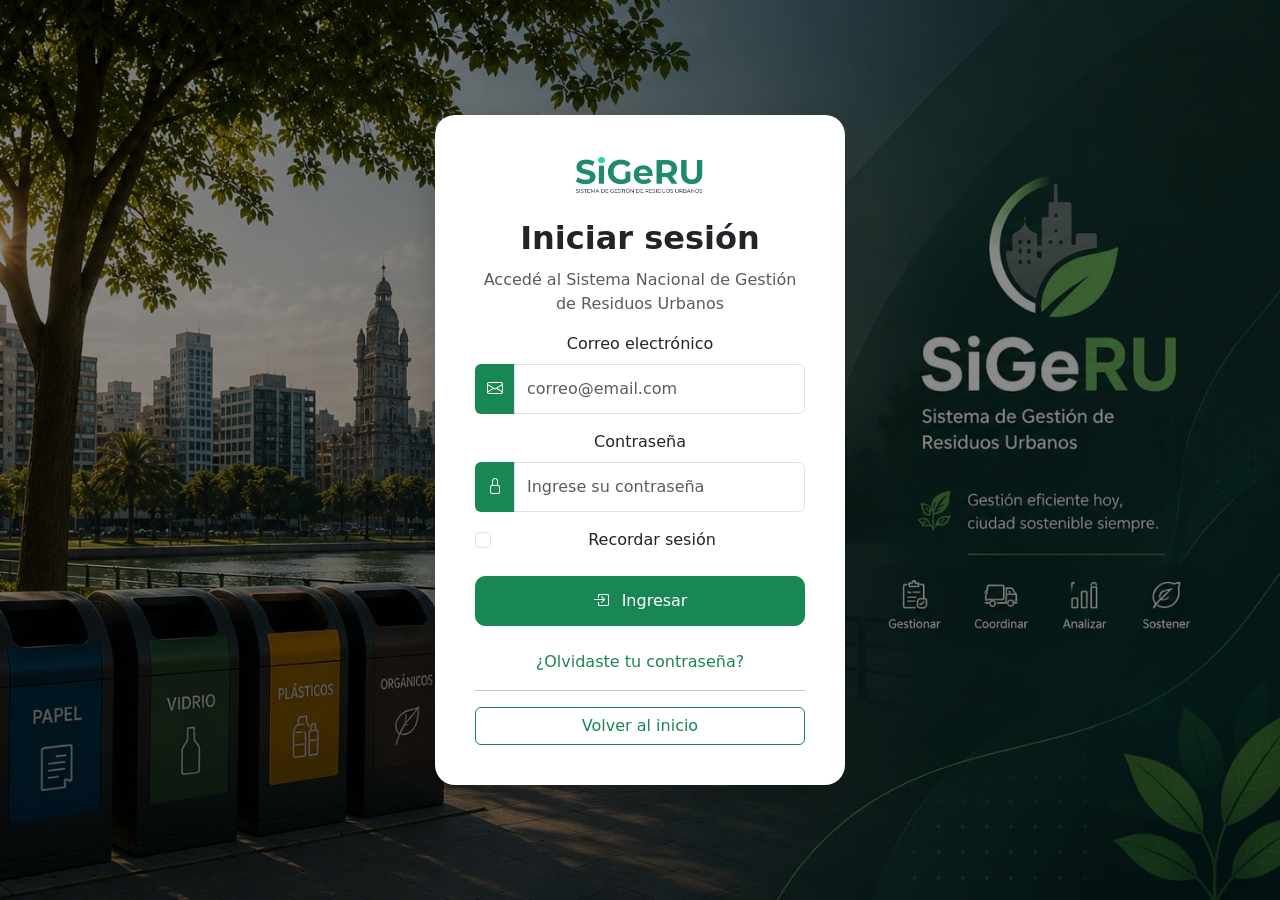
<file: frontend/login.html>
<!doctype html>
<html lang="es">

<head>
    <meta charset="UTF-8">
    <meta name="viewport" content="width=device-width, initial-scale=1.0">
    <title>Acceso SiGeRU</title>
    <link href="https://cdn.jsdelivr.net/npm/bootstrap@5.3.8/dist/css/bootstrap.min.css" rel="stylesheet">
    <link rel="stylesheet" href="https://cdn.jsdelivr.net/npm/bootstrap-icons@1.11.3/font/bootstrap-icons.min.css">
    <link rel="stylesheet" href="css/stylesLogin.css">


</head>

<body class="login-body">

    <div class="login-container">
        <div class="login-card">
            <!-- Logo -->
            <img src="assets/images/SiGeRU.png" class="login-logo" alt="Logo SiGeRU">
            <h2>
                Iniciar sesión
            </h2>
            <p class="text-muted">
                Accedé al Sistema Nacional de Gestión de Residuos Urbanos
            </p>

            <form id="loginForm">
                <!-- Usuario -->
                <div class="mb-3">
                    <label class="form-label">
                        Correo electrónico
                    </label>

                    <div class="input-group">
                        <span class="input-group-text">
                            <i class="bi bi-envelope"></i>
                        </span>
                        <input type="email" class="form-control" name="email" placeholder="correo@email.com" required>
                    </div>
                </div>

                <!-- Contraseña -->
                <div class="mb-3">
                    <label class="form-label">
                        Contraseña
                    </label>
                    <div class="input-group">
                        <span class="input-group-text">
                            <i class="bi bi-lock"></i>
                        </span>

                        <input type="password" class="form-control" name="password" placeholder="Ingrese su contraseña"
                            required>
                    </div>
                </div>

                <!-- Recordar -->
                <div class="form-check mb-4">
                    <input class="form-check-input" type="checkbox" id="recordar">
                    <label class="form-check-label" for="recordar">
                        Recordar sesión
                    </label>
                </div>

                <!-- Botón -->
                <button type="submit" class="btn btn-success w-100">
                    <i class="bi bi-box-arrow-in-right me-2"></i>
                    Ingresar
                </button>
                <div>
                    <p id="mensajeLogin"></p>
                </div>

            </form>
            <div class="mt-4">
                <a href="#" class="login-link">
                    ¿Olvidaste tu contraseña?
                </a>
            </div>
            <hr>
            <a href="index.html" class="btn btn-outline-success w-100">
                Volver al inicio
            </a>

        </div>
    </div>
    <script src="js/login.js"></script>

</body>

</html>
</file>
<file: frontend/css/stylesLogin.css>
/* Login de la pagina  */
.login-body {
    min-height:100vh;
    background:
    linear-gradient(
        rgba(0,0,0,.45),
        rgba(0,0,0,.45)
    ),
    url("../assets/images/login2.jpeg");
    background-size:cover;
    background-position:center;
    display:flex;
    align-items:center;
    justify-content:center;
}
.login-container {
    width:100%;
    max-width:450px;
    padding:20px;
}
.login-card {
    background:white;
    padding:40px;
    border-radius:20px;
    text-align:center;
    box-shadow:
    0 10px 30px rgba(0,0,0,.2);
}
.login-logo {
    width:130px;
    margin-bottom:20px;
}
.login-card h2 {
    font-weight:700;
    margin-bottom:10px;
}
.login-card .input-group-text {
    background:#198754;
    color:white;
    border:none;
}
.login-card .form-control {
    padding:12px;
}
.login-card .btn-success {
    padding:12px;
    border-radius:10px;
}
.login-link {
    color:#198754;
    text-decoration:none;
}

.login-link:hover {
    text-decoration:underline;
}
</file>
<file: frontend/css/dashboard.css>
body {
    background-color: #f5f7f6;
    color: #1f2937;
}

.sidebar {
    width: 280px;
    min-width: 280px;
    min-height: 100vh;
    background: linear-gradient(
        180deg,
        #0f6b35 0%,
        #084b27 100%
    );
}

.logo-dashboard {
    width: 90px;
    height: 90px;
    object-fit: contain;
}

.menu-link {
    color: rgba(255, 255, 255, 0.85);
    border-radius: 10px;
    padding: 12px 14px;
    transition:
        background-color 0.2s ease,
        color 0.2s ease;
}

.menu-link:hover {
    color: white;
    background-color: rgba(255, 255, 255, 0.12);
}

.menu-link.active {
    color: white;
    background-color: rgba(72, 187, 120, 0.35);
}

.menu-link.disabled {
    color: rgba(255, 255, 255, 0.45);
}

.cerrar-sesion {
    color: #ffaaa5;
}

.cerrar-sesion:hover {
    color: white;
    background-color: rgba(220, 53, 69, 0.25);
}

.contenido-dashboard {
    min-width: 0;
}

.boton-notificaciones {
    width: 46px;
    height: 46px;
}

.avatar-usuario {
    width: 48px;
    height: 48px;
    background-color: #198754;
    color: white;
}

.icono-modulo {
    width: 58px;
    height: 58px;
    display: flex;
    align-items: center;
    justify-content: center;
    border-radius: 14px;
    background-color: #dff3e6;
    color: #198754;
    font-size: 1.7rem;
}

.card {
    transition:
        transform 0.2s ease,
        box-shadow 0.2s ease;
}

.card:hover {
    transform: translateY(-4px);
    box-shadow: 0 0.75rem 1.5rem rgba(0, 0, 0, 0.1) !important;
}

.sidebar-overlay {
    display: none;
}

/* Pantallas pequeñas */
@media (max-width: 991.98px) {
    .sidebar {
        position: fixed;
        top: 0;
        left: -280px;
        z-index: 1050;
        transition: left 0.3s ease;
    }

    .sidebar.mostrar {
        left: 0;
    }

    .sidebar-overlay {
        position: fixed;
        inset: 0;
        z-index: 1040;
        background-color: rgba(0, 0, 0, 0.45);
    }

    .sidebar-overlay.mostrar {
        display: block;
    }
}
</file>
